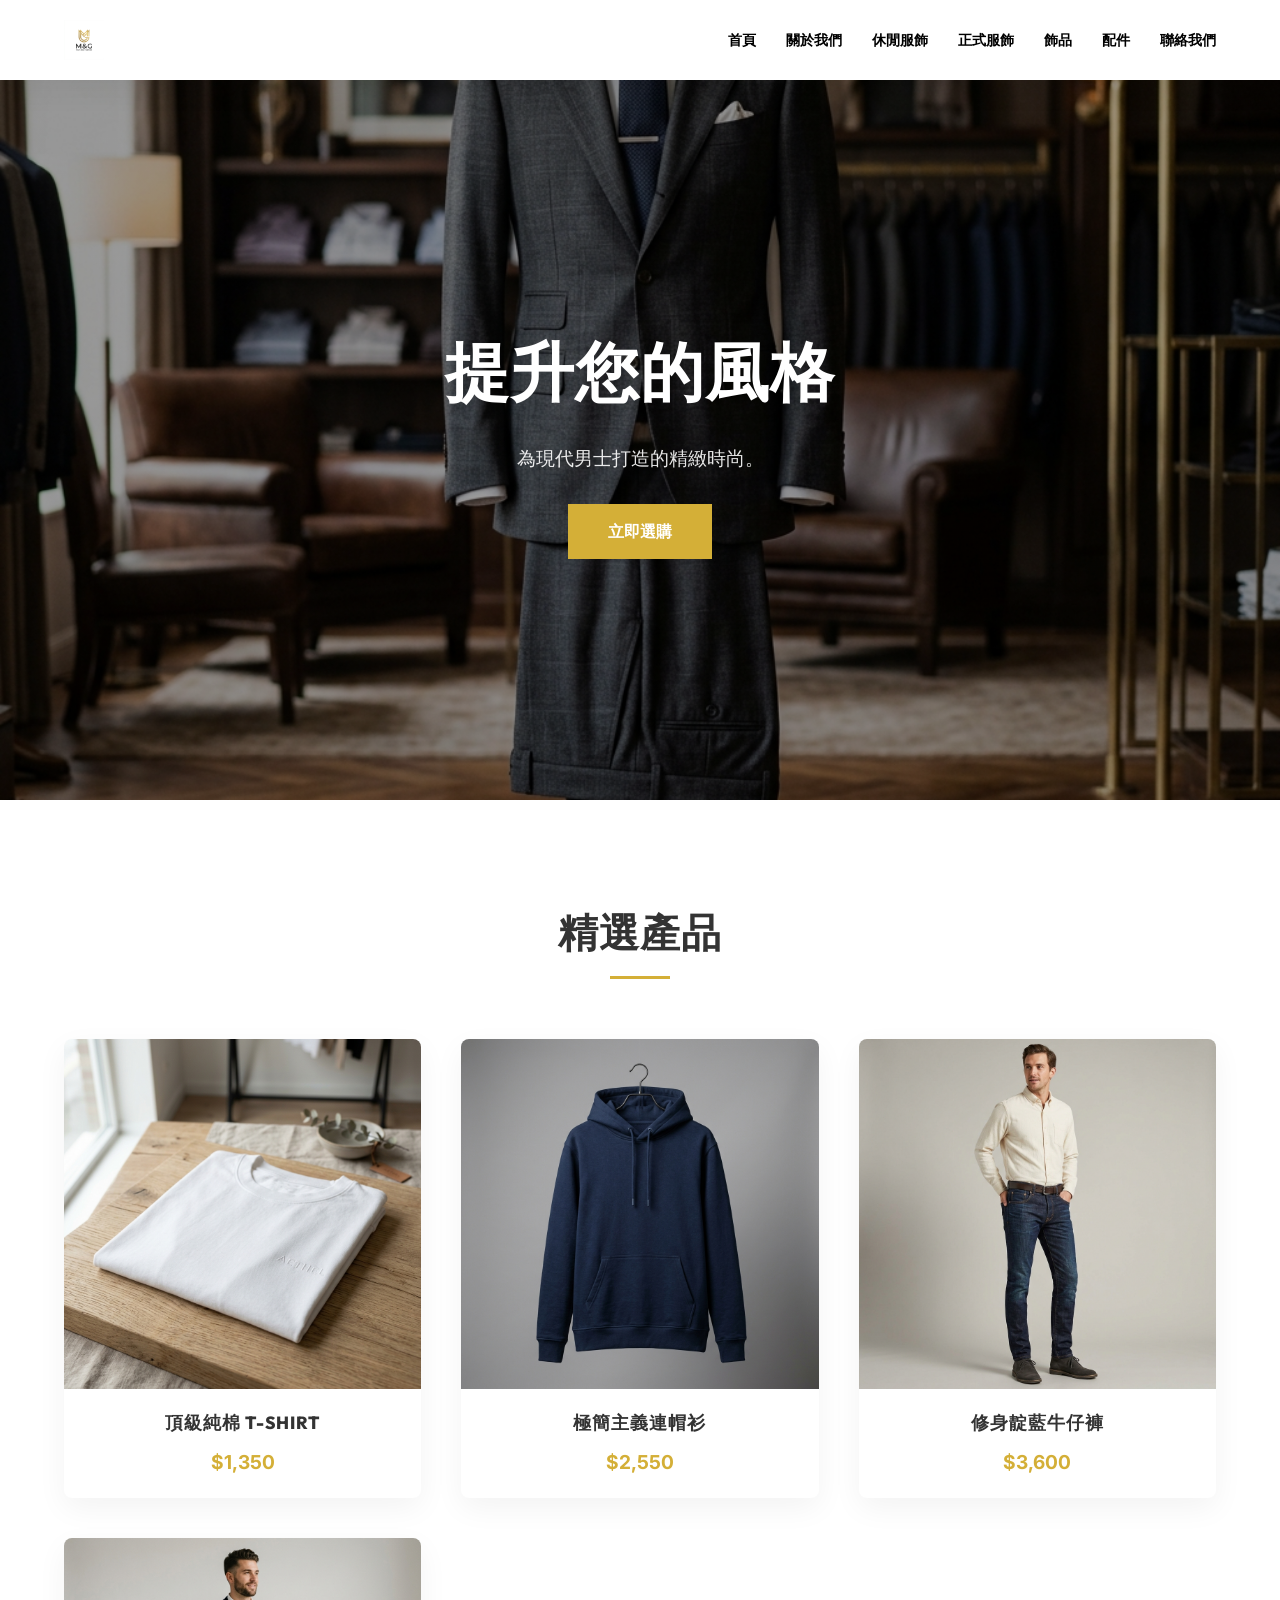
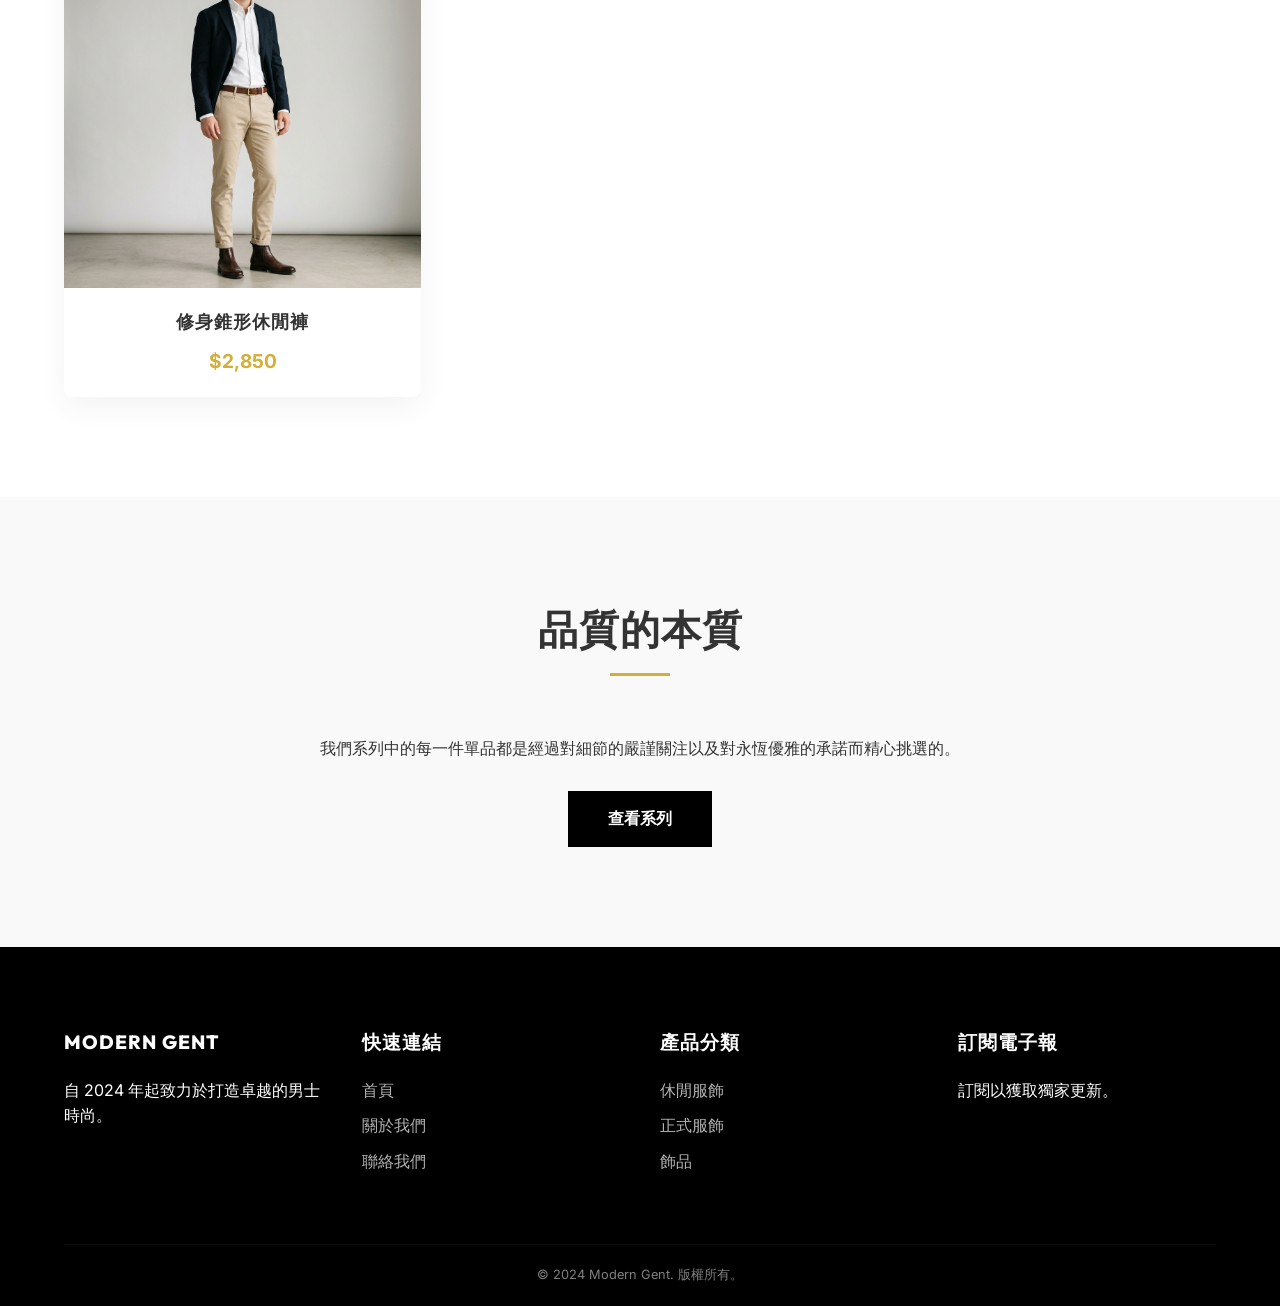
<file: index.html>
<!DOCTYPE html>
<html lang="en">
<head>
    <meta charset="UTF-8">
    <meta name="viewport" content="width=device-width, initial-scale=1.0">
    <title>陳擎文的男性服飾專賣店（韓風）</title>
    <meta name="description" content="我每個月都會去韓國東大門批貨，都是當月最新流行，保證最低價，否則無條件退貨">
    <meta name="keywords" content="陳擎文,韓風,男性服裝,西裝,運動衣,手錶,皮帶">
    <link rel="stylesheet" href="styles.css">
    <meta name="google-site-verification" content="oGf-IZH5N_67iaLHa-n6uK1_0Gz7XA7csDxI844xTEY" />
</head>
<body>
    <header>
        <div class="logo">
            <a href="index.html"><img src="public/images/logo.png" alt="Modern Gent"></a>
        </div>
        <nav>
            <ul>
                <li><a href="index.html">首頁</a></li>
                <li><a href="about.html">關於我們</a></li>
                <li><a href="casual.html">休閒服飾</a></li>
                <li><a href="formal.html">正式服飾</a></li>
                <li><a href="jewelry.html">飾品</a></li>
                <li><a href="others.html">配件</a></li>
                <li><a href="contact.html">聯絡我們</a></li>
            </ul>
        </nav>
    </header>

    <main>
        <section class="hero">
            <div class="hero-content">
                <h1>提升您的風格</h1>
                <p>為現代男士打造的精緻時尚。</p>
                <a href="casual.html" class="btn">立即選購</a>
            </div>
        </section>

        <section id="featured">
            <div class="section-title">
                <h2>精選產品</h2>
            </div>
            <div id="featured-products" class="product-grid">
                <!-- Products will be injected by app.js -->
            </div>
        </section>

        <section id="banner" style="background: var(--bg-alt); text-align: center;">
            <div class="section-title">
                <h2>品質的本質</h2>
            </div>
            <p style="max-width: 800px; margin: 0 auto 30px;">我們系列中的每一件單品都是經過對細節的嚴謹關注以及對永恆優雅的承諾而精心挑選的。</p>
            <a href="formal.html" class="btn" style="background: var(--primary);">查看系列</a>
        </section>
    </main>

    <footer>
        <div class="footer-grid">
            <div class="footer-col">
                <h4>Modern Gent</h4>
                <p>自 2024 年起致力於打造卓越的男士時尚。</p>
            </div>
            <div class="footer-col">
                <h4>快速連結</h4>
                <ul>
                    <li><a href="index.html">首頁</a></li>
                    <li><a href="about.html">關於我們</a></li>
                    <li><a href="contact.html">聯絡我們</a></li>
                </ul>
            </div>
            <div class="footer-col">
                <h4>產品分類</h4>
                <ul>
                    <li><a href="casual.html">休閒服飾</a></li>
                    <li><a href="formal.html">正式服飾</a></li>
                    <li><a href="jewelry.html">飾品</a></li>
                </ul>
            </div>
            <div class="footer-col">
                <h4>訂閱電子報</h4>
                <p>訂閱以獲取獨家更新。</p>
            </div>
        </div>
        <div class="footer-bottom">
            <p>&copy; 2024 Modern Gent. 版權所有。</p>
        </div>
    </footer>

    <script src="data.js"></script>
    <script src="app.js"></script>
</body>
</html>
</file>
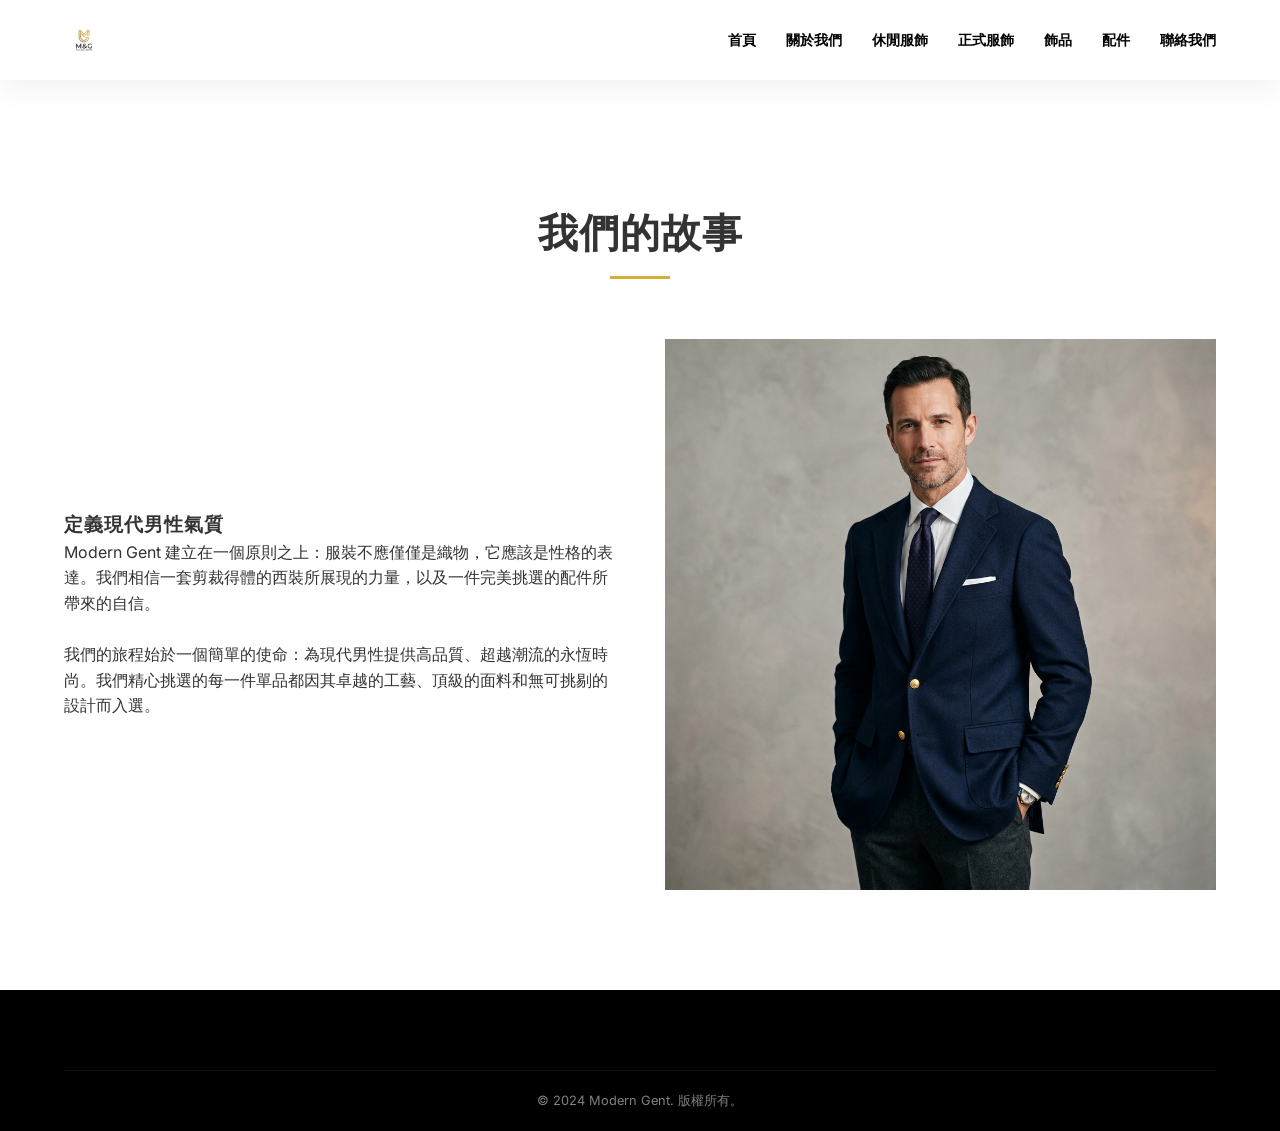
<file: about.html>
<!DOCTYPE html>
<html lang="en">
<head>
    <meta charset="UTF-8">
    <meta name="viewport" content="width=device-width, initial-scale=1.0">
    <title>About Us | Modern Gent</title>
    <link rel="stylesheet" href="styles.css">
</head>
<body>
    <header>
        <div class="logo">
            <a href="index.html"><img src="public/images/logo.png" alt="Modern Gent"></a>
        </div>
        <nav>
            <ul>
                <li><a href="index.html">首頁</a></li>
                <li><a href="about.html" class="active">關於我們</a></li>
                <li><a href="casual.html">休閒服飾</a></li>
                <li><a href="formal.html">正式服飾</a></li>
                <li><a href="jewelry.html">飾品</a></li>
                <li><a href="others.html">配件</a></li>
                <li><a href="contact.html">聯絡我們</a></li>
            </ul>
        </nav>
    </header>

    <main>
        <section class="about" style="margin-top: 100px;">
            <div class="section-title">
                <h2>我們的故事</h2>
            </div>
            <div class="about-container">
                <div class="about-text">
                    <h3>定義現代男性氣質</h3>
                    <p>Modern Gent 建立在一個原則之上：服裝不應僅僅是織物，它應該是性格的表達。我們相信一套剪裁得體的西裝所展現的力量，以及一件完美挑選的配件所帶來的自信。</p>
                    <br>
                    <p>我們的旅程始於一個簡單的使命：為現代男性提供高品質、超越潮流的永恆時尚。我們精心挑選的每一件單品都因其卓越的工藝、頂級的面料和無可挑剔的設計而入選。</p>
                </div>
                <div class="about-image">
                    <img src="public/images/formal_3.png" alt="我們的工藝">
                </div>
            </div>
        </section>
    </main>

    <footer>
        <div class="footer-bottom">
            <p>&copy; 2024 Modern Gent. 版權所有。</p>
        </div>
    </footer>

    <script src="data.js"></script>
    <script src="app.js"></script>
</body>
</html>
</file>
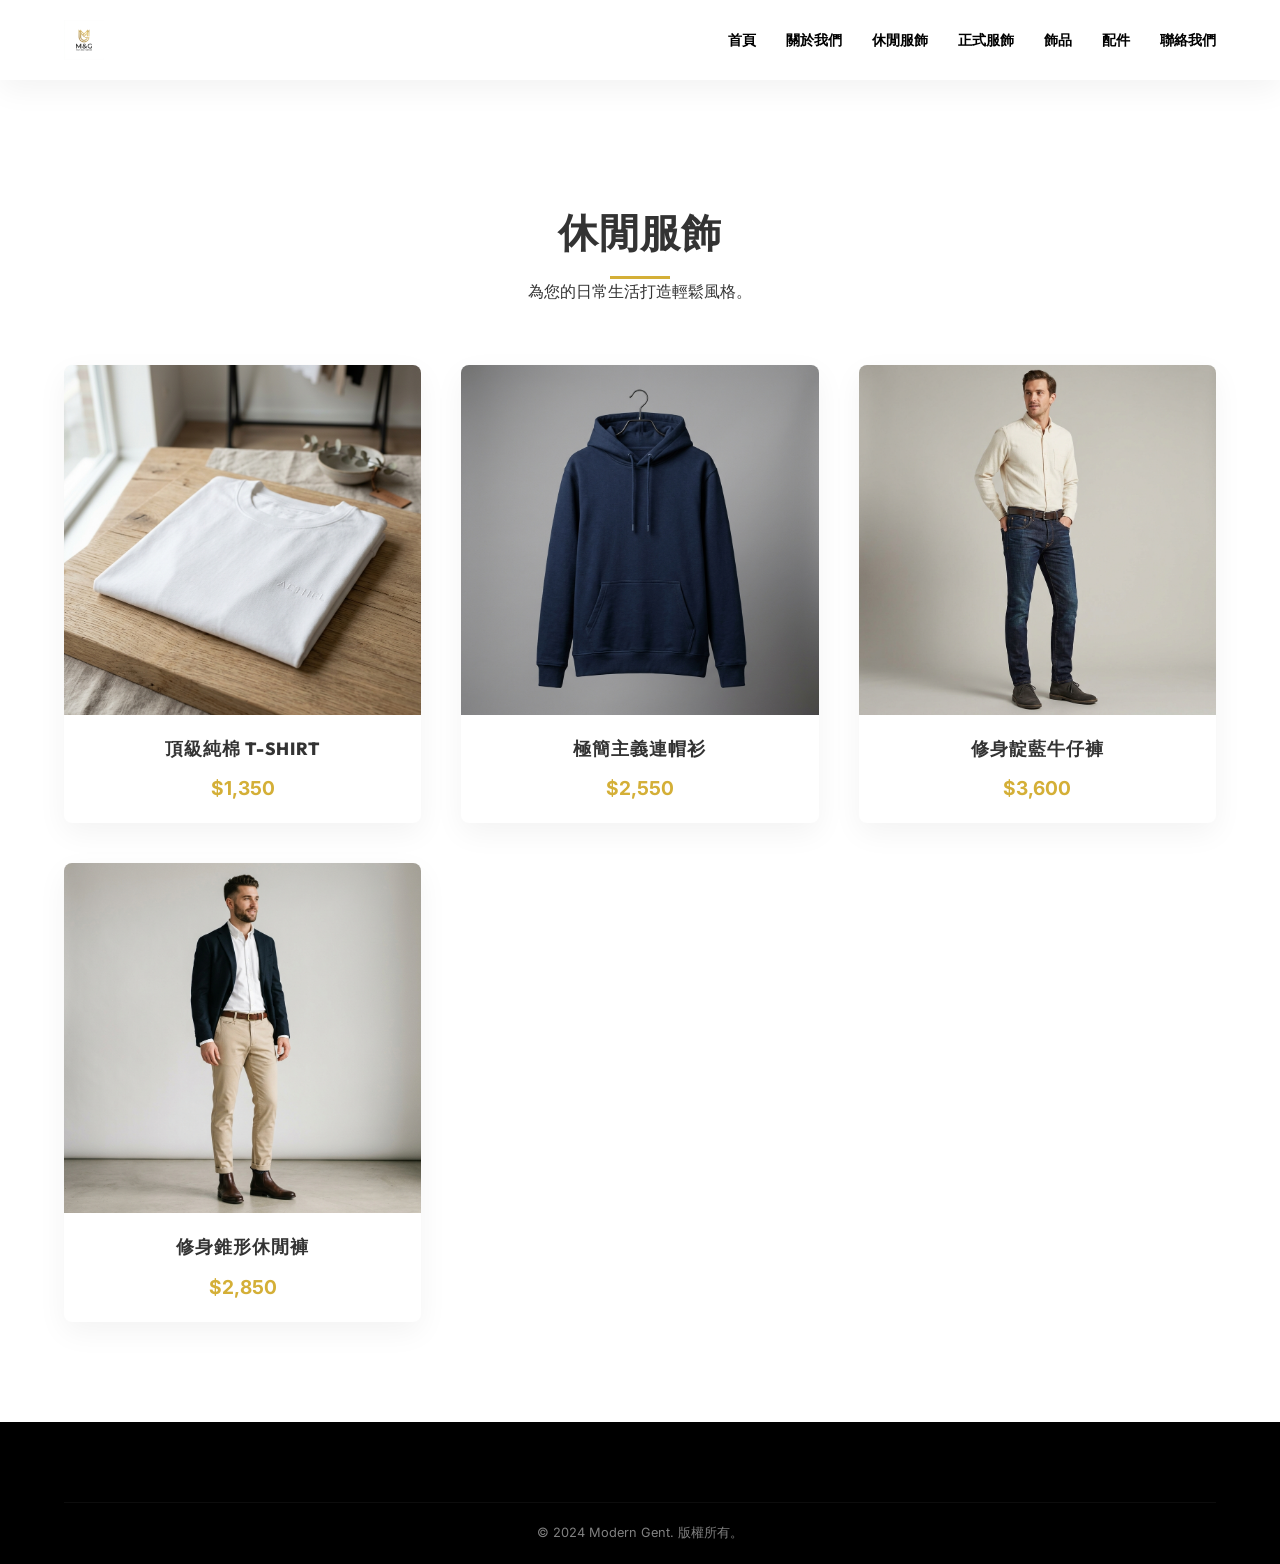
<file: casual.html>
<!DOCTYPE html>
<html lang="en">
<head>
    <meta charset="UTF-8">
    <meta name="viewport" content="width=device-width, initial-scale=1.0">
    <title>Casual Wear | Modern Gent</title>
    <link rel="stylesheet" href="styles.css">
</head>
<body>
    <header>
        <div class="logo">
            <a href="index.html"><img src="public/images/logo.png" alt="Modern Gent"></a>
        </div>
        <nav>
            <ul>
                <li><a href="index.html">首頁</a></li>
                <li><a href="about.html">關於我們</a></li>
                <li><a href="casual.html" class="active">休閒服飾</a></li>
                <li><a href="formal.html">正式服飾</a></li>
                <li><a href="jewelry.html">飾品</a></li>
                <li><a href="others.html">配件</a></li>
                <li><a href="contact.html">聯絡我們</a></li>
            </ul>
        </nav>
    </header>

    <main>
        <section style="margin-top: 100px;">
            <div class="section-title">
                <h2>休閒服飾</h2>
                <p>為您的日常生活打造輕鬆風格。</p>
            </div>
            <div id="product-list" class="product-grid">
                <!-- Products will be injected by app.js -->
            </div>
        </section>
    </main>

    <footer>
        <div class="footer-bottom">
            <p>&copy; 2024 Modern Gent. 版權所有。</p>
        </div>
    </footer>

    <script src="data.js"></script>
    <script src="app.js"></script>
</body>
</html>
</file>
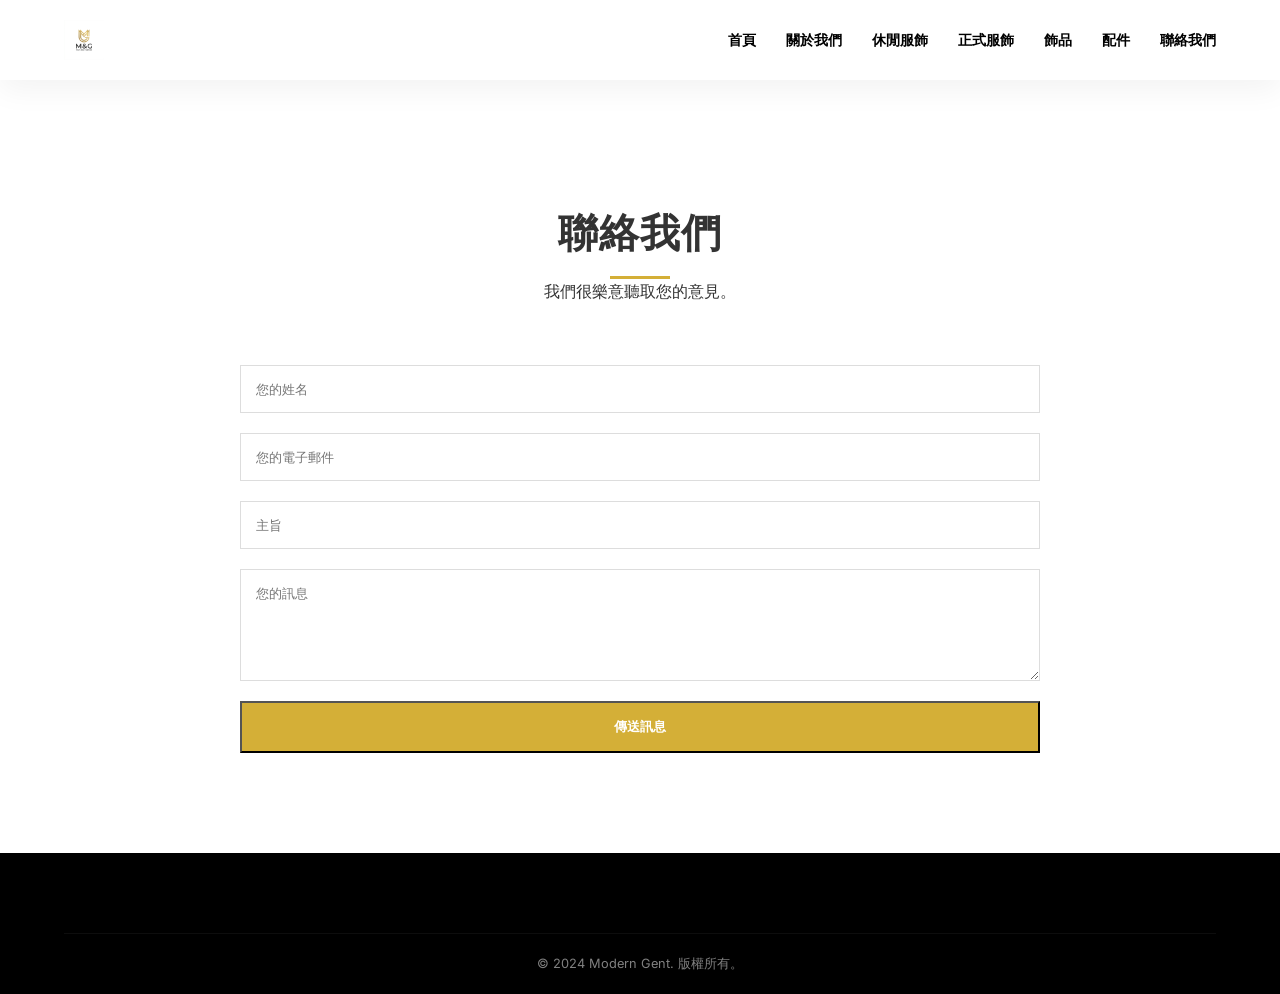
<file: contact.html>
<!DOCTYPE html>
<html lang="en">
<head>
    <meta charset="UTF-8">
    <meta name="viewport" content="width=device-width, initial-scale=1.0">
    <title>Contact Us | Modern Gent</title>
    <link rel="stylesheet" href="styles.css">
</head>
<body>
    <header>
        <div class="logo">
            <a href="index.html"><img src="public/images/logo.png" alt="Modern Gent"></a>
        </div>
        <nav>
            <ul>
                <li><a href="index.html">首頁</a></li>
                <li><a href="about.html">關於我們</a></li>
                <li><a href="casual.html">休閒服飾</a></li>
                <li><a href="formal.html">正式服飾</a></li>
                <li><a href="jewelry.html">飾品</a></li>
                <li><a href="others.html">配件</a></li>
                <li><a href="contact.html" class="active">聯絡我們</a></li>
            </ul>
        </nav>
    </header>

    <main>
        <section style="margin-top: 100px;">
            <div class="section-title">
                <h2>聯絡我們</h2>
                <p>我們很樂意聽取您的意見。</p>
            </div>
            <div class="contact-container">
                <form class="contact-form">
                    <input type="text" placeholder="您的姓名" required>
                    <input type="email" placeholder="您的電子郵件" required>
                    <input type="text" placeholder="主旨" required>
                    <textarea rows="5" placeholder="您的訊息" required></textarea>
                    <button type="submit" class="btn">傳送訊息</button>
                </form>
            </div>
        </section>
    </main>

    <footer>
        <div class="footer-bottom">
            <p>&copy; 2024 Modern Gent. 版權所有。</p>
        </div>
    </footer>

    <script src="data.js"></script>
    <script src="app.js"></script>
</body>
</html>
</file>
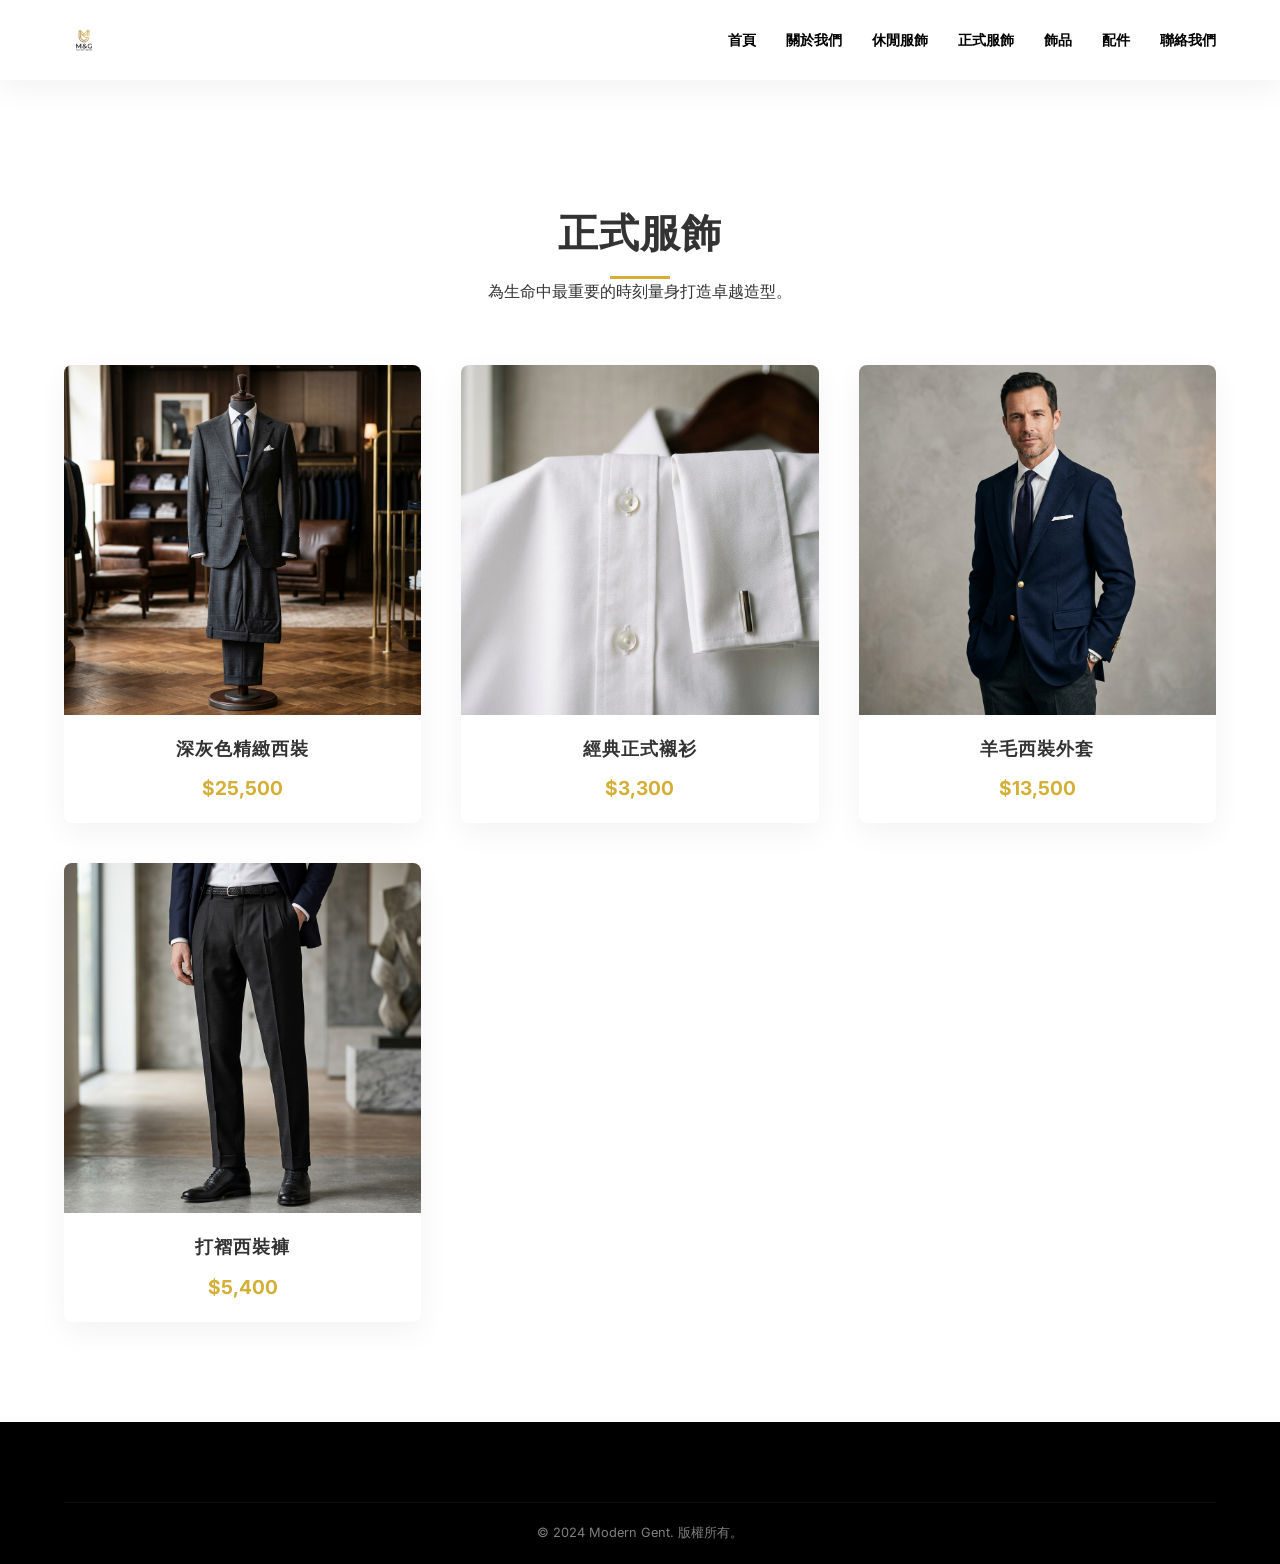
<file: formal.html>
<!DOCTYPE html>
<html lang="en">
<head>
    <meta charset="UTF-8">
    <meta name="viewport" content="width=device-width, initial-scale=1.0">
    <title>Formal Wear | Modern Gent</title>
    <link rel="stylesheet" href="styles.css">
</head>
<body>
    <header>
        <div class="logo">
            <a href="index.html"><img src="public/images/logo.png" alt="Modern Gent"></a>
        </div>
        <nav>
            <ul>
                <li><a href="index.html">首頁</a></li>
                <li><a href="about.html">關於我們</a></li>
                <li><a href="casual.html">休閒服飾</a></li>
                <li><a href="formal.html" class="active">正式服飾</a></li>
                <li><a href="jewelry.html">飾品</a></li>
                <li><a href="others.html">配件</a></li>
                <li><a href="contact.html">聯絡我們</a></li>
            </ul>
        </nav>
    </header>

    <main>
        <section style="margin-top: 100px;">
            <div class="section-title">
                <h2>正式服飾</h2>
                <p>為生命中最重要的時刻量身打造卓越造型。</p>
            </div>
            <div id="product-list" class="product-grid">
                <!-- Products will be injected by app.js -->
            </div>
        </section>
    </main>

    <footer>
        <div class="footer-bottom">
            <p>&copy; 2024 Modern Gent. 版權所有。</p>
        </div>
    </footer>

    <script src="data.js"></script>
    <script src="app.js"></script>
</body>
</html>
</file>
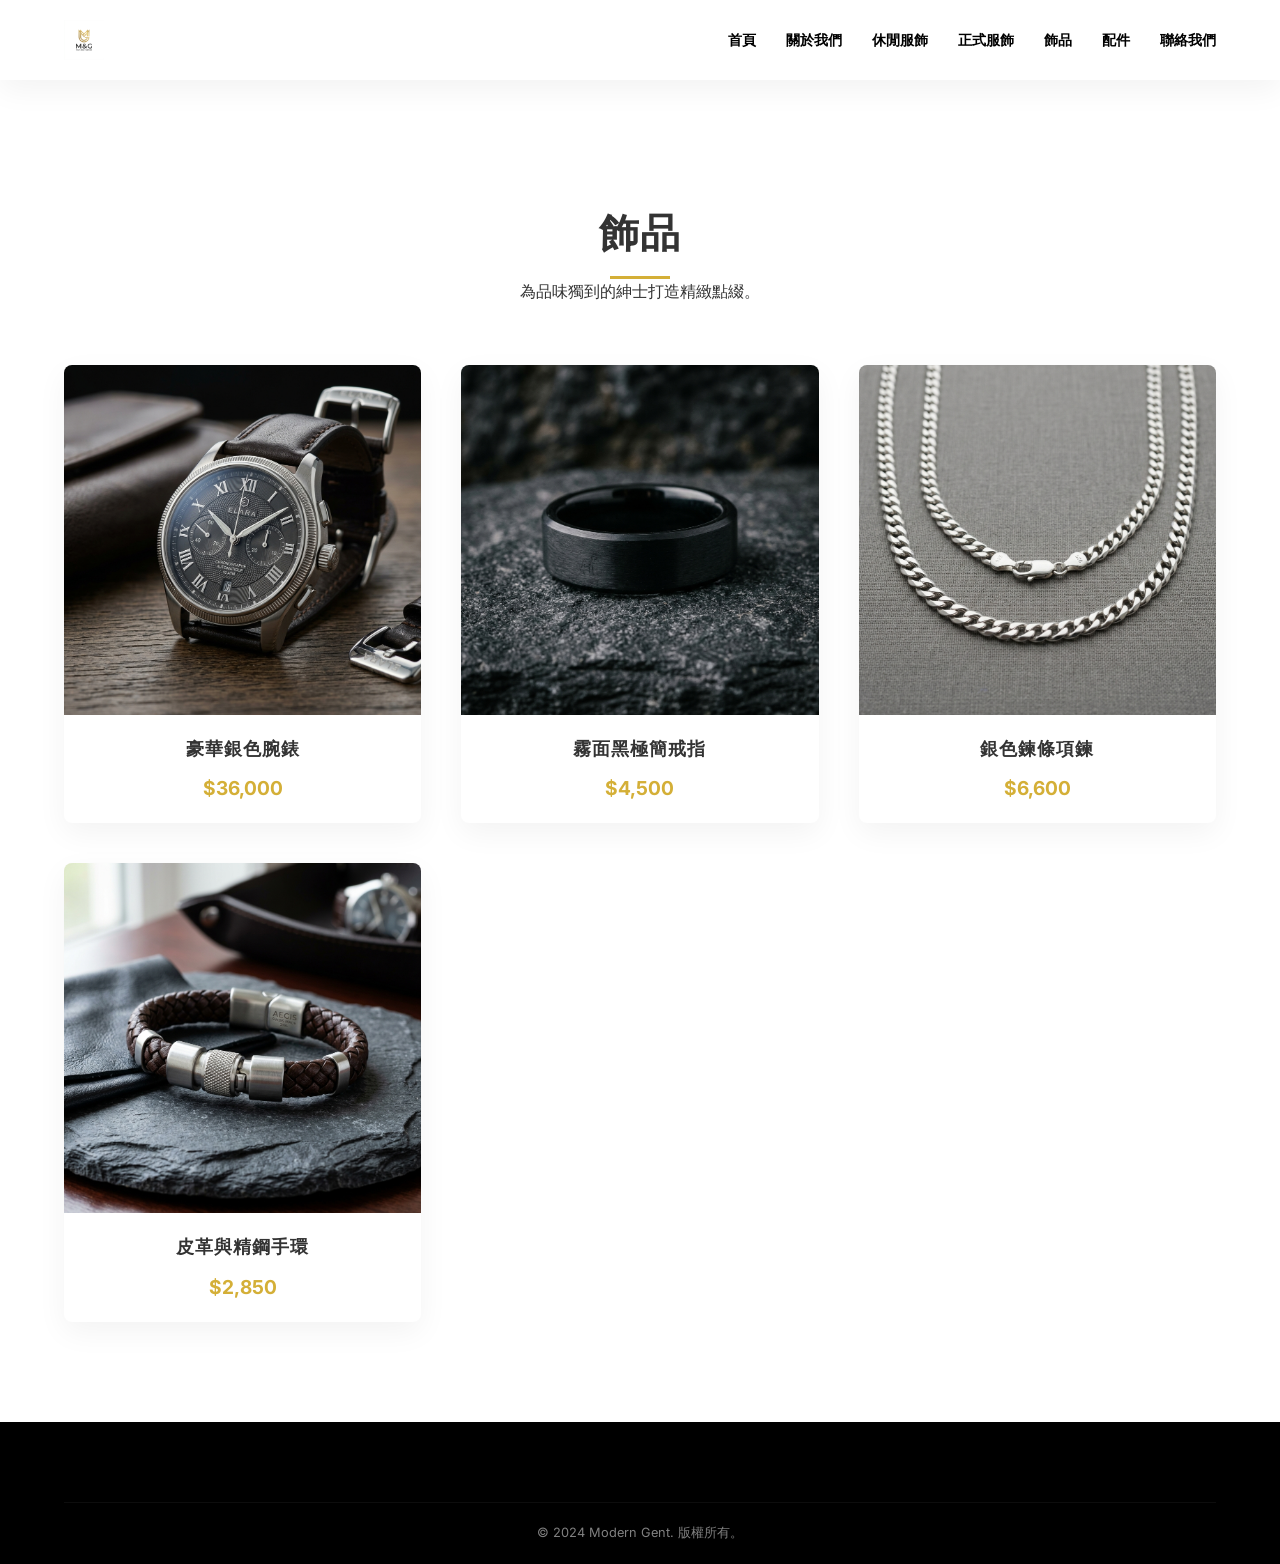
<file: jewelry.html>
<!DOCTYPE html>
<html lang="en">
<head>
    <meta charset="UTF-8">
    <meta name="viewport" content="width=device-width, initial-scale=1.0">
    <title>Jewelry | Modern Gent</title>
    <link rel="stylesheet" href="styles.css">
</head>
<body>
    <header>
        <div class="logo">
            <a href="index.html"><img src="public/images/logo.png" alt="Modern Gent"></a>
        </div>
        <nav>
            <ul>
                <li><a href="index.html">首頁</a></li>
                <li><a href="about.html">關於我們</a></li>
                <li><a href="casual.html">休閒服飾</a></li>
                <li><a href="formal.html">正式服飾</a></li>
                <li><a href="jewelry.html" class="active">飾品</a></li>
                <li><a href="others.html">配件</a></li>
                <li><a href="contact.html">聯絡我們</a></li>
            </ul>
        </nav>
    </header>

    <main>
        <section style="margin-top: 100px;">
            <div class="section-title">
                <h2>飾品</h2>
                <p>為品味獨到的紳士打造精緻點綴。</p>
            </div>
            <div id="product-list" class="product-grid">
                <!-- Products will be injected by app.js -->
            </div>
        </section>
    </main>

    <footer>
        <div class="footer-bottom">
            <p>&copy; 2024 Modern Gent. 版權所有。</p>
        </div>
    </footer>

    <script src="data.js"></script>
    <script src="app.js"></script>
</body>
</html>
</file>
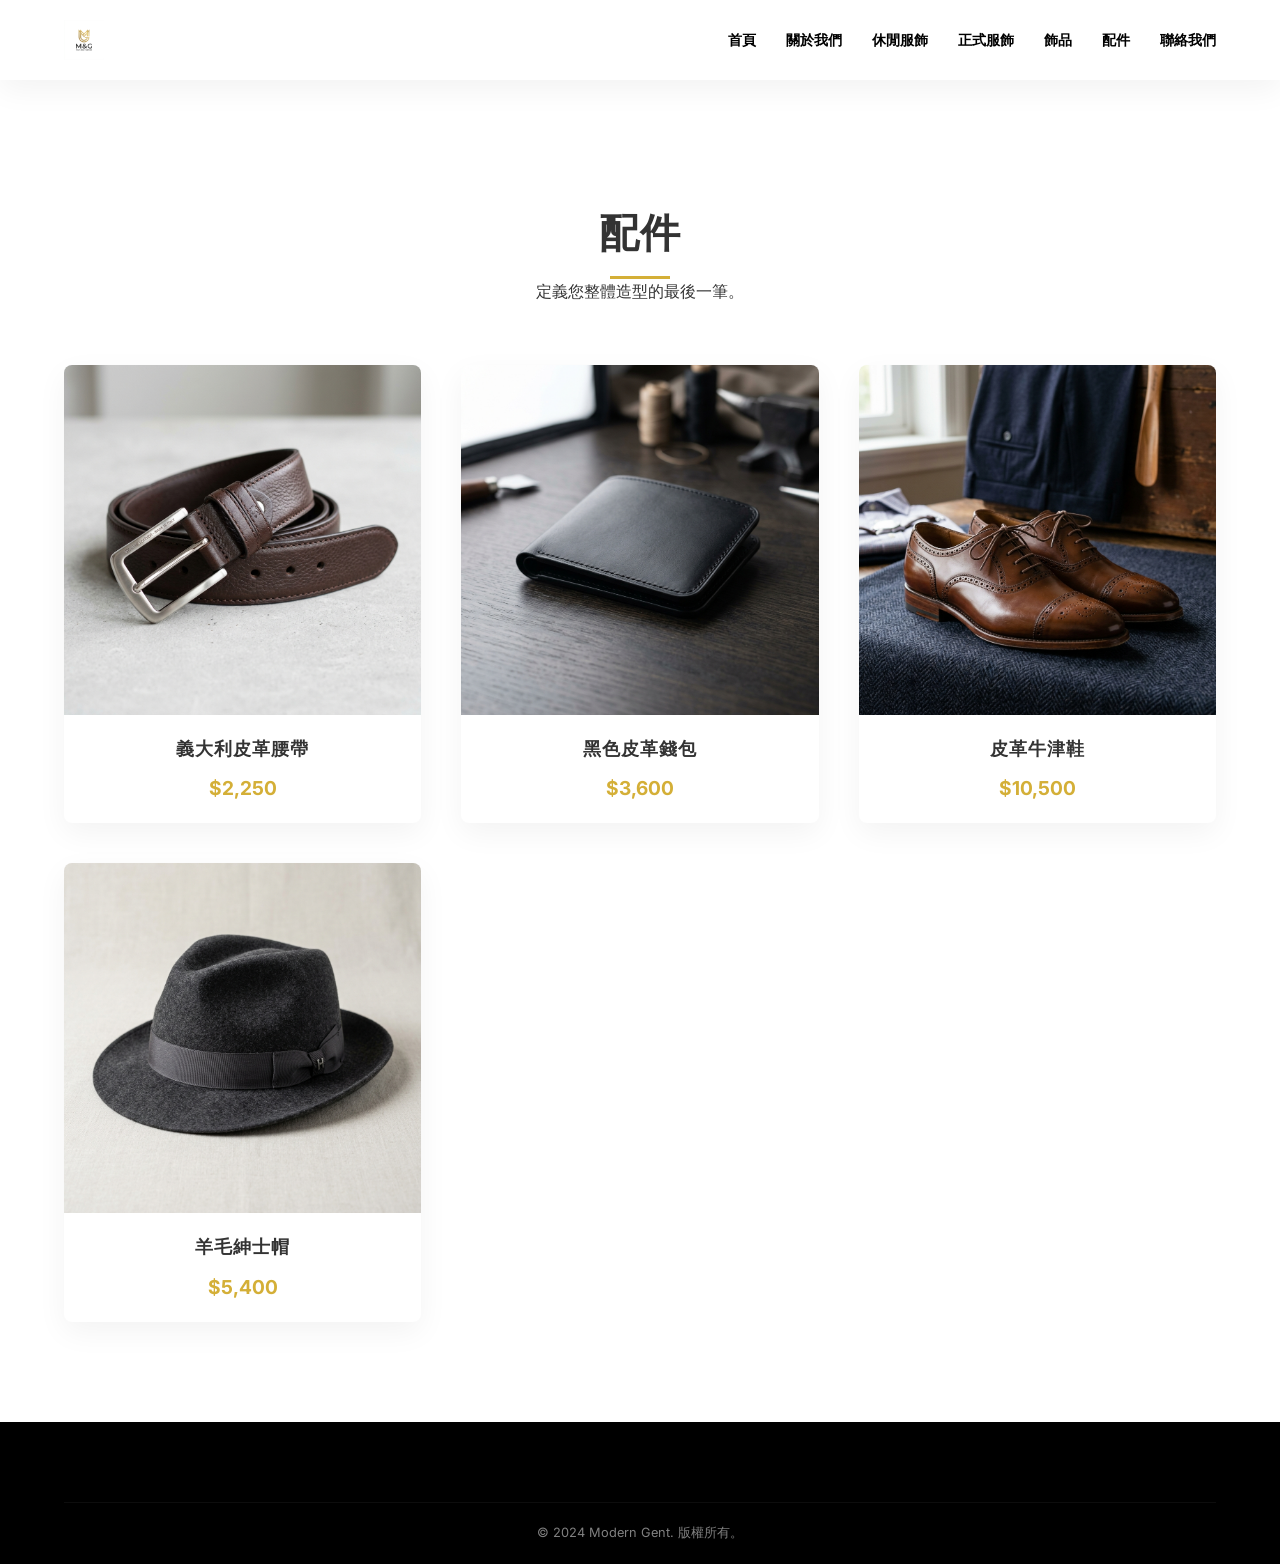
<file: others.html>
<!DOCTYPE html>
<html lang="en">
<head>
    <meta charset="UTF-8">
    <meta name="viewport" content="width=device-width, initial-scale=1.0">
    <title>Accessories | Modern Gent</title>
    <link rel="stylesheet" href="styles.css">
</head>
<body>
    <header>
        <div class="logo">
            <a href="index.html"><img src="public/images/logo.png" alt="Modern Gent"></a>
        </div>
        <nav>
            <ul>
                <li><a href="index.html">首頁</a></li>
                <li><a href="about.html">關於我們</a></li>
                <li><a href="casual.html">休閒服飾</a></li>
                <li><a href="formal.html">正式服飾</a></li>
                <li><a href="jewelry.html">飾品</a></li>
                <li><a href="others.html" class="active">配件</a></li>
                <li><a href="contact.html">聯絡我們</a></li>
            </ul>
        </nav>
    </header>

    <main>
        <section style="margin-top: 100px;">
            <div class="section-title">
                <h2>配件</h2>
                <p>定義您整體造型的最後一筆。</p>
            </div>
            <div id="product-list" class="product-grid">
                <!-- Products will be injected by app.js -->
            </div>
        </section>
    </main>

    <footer>
        <div class="footer-bottom">
            <p>&copy; 2024 Modern Gent. 版權所有。</p>
        </div>
    </footer>

    <script src="data.js"></script>
    <script src="app.js"></script>
</body>
</html>
</file>
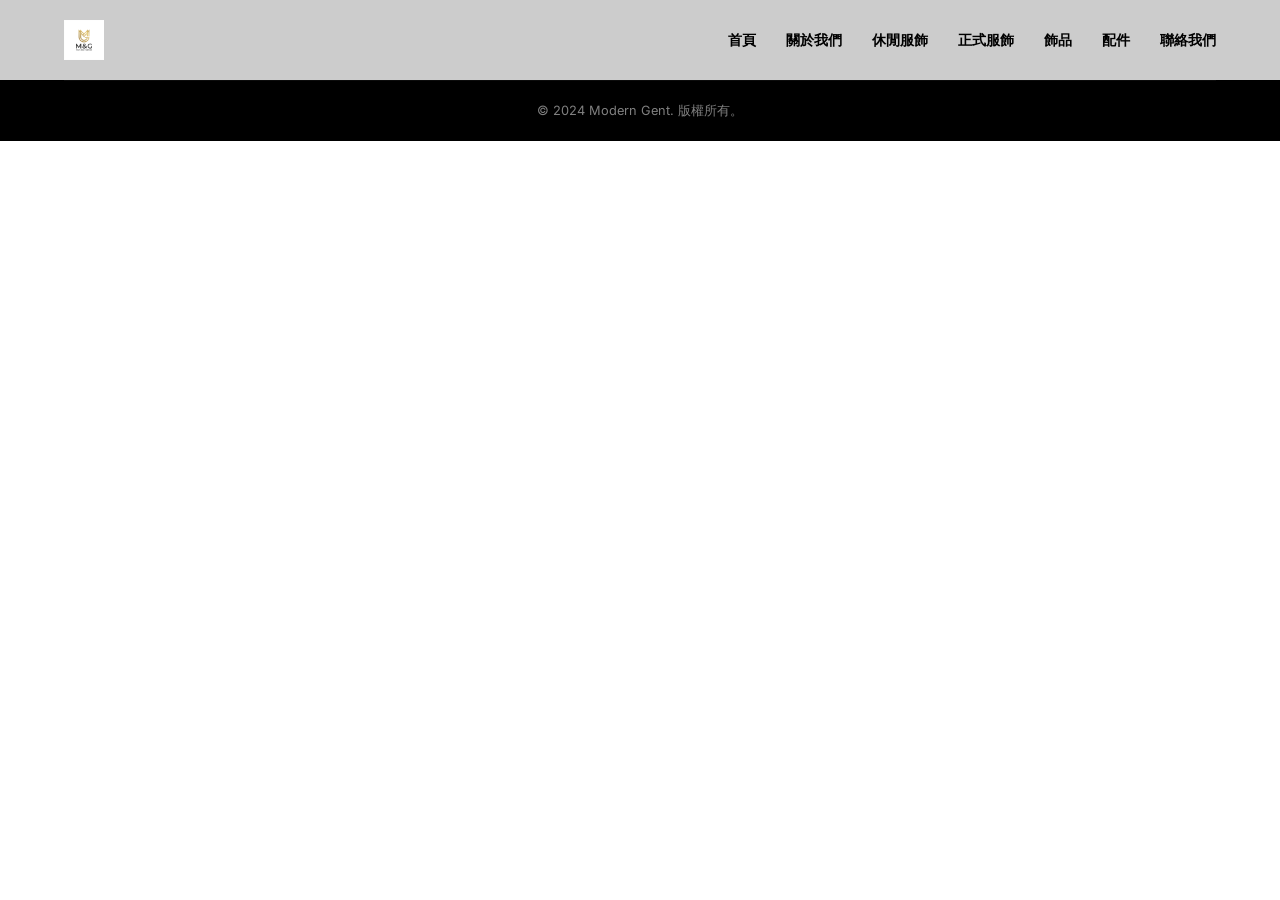
<file: product.html>
<!DOCTYPE html>
<html lang="en">
<head>
    <meta charset="UTF-8">
    <meta name="viewport" content="width=device-width, initial-scale=1.0">
    <title>Product Details | Modern Gent</title>
    <link rel="stylesheet" href="styles.css">
</head>
<body>
    <header>
        <div class="logo">
            <a href="index.html"><img src="public/images/logo.png" alt="Modern Gent"></a>
        </div>
        <nav>
            <ul>
                <li><a href="index.html">首頁</a></li>
                <li><a href="about.html">關於我們</a></li>
                <li><a href="casual.html">休閒服飾</a></li>
                <li><a href="formal.html">正式服飾</a></li>
                <li><a href="jewelry.html">飾品</a></li>
                <li><a href="others.html">配件</a></li>
                <li><a href="contact.html">聯絡我們</a></li>
            </ul>
        </nav>
    </header>

    <main>
        <div id="product-detail">
            <!-- Product detail will be injected by app.js -->
        </div>
    </main>

    <footer>
        <div class="footer-bottom">
            <p>&copy; 2024 Modern Gent. 版權所有。</p>
        </div>
    </footer>

    <script src="data.js"></script>
    <script src="app.js"></script>
</body>
</html>
</file>
<file: styles.css>
@import url('https://fonts.googleapis.com/css2?family=Inter:wght@300;400;600;700&family=Outfit:wght@300;400;600;800&display=swap');

:root {
    --primary: #000000;
    --secondary: #1a1a1a;
    --accent: #d4af37; /* Gold */
    --text: #333333;
    --text-light: #666666;
    --bg: #ffffff;
    --bg-alt: #f9f9f9;
    --white: #ffffff;
    --glass: rgba(255, 255, 255, 0.8);
    --shadow: 0 10px 30px rgba(0, 0, 0, 0.05);
    --transition: all 0.3s cubic-bezier(0.4, 0, 0.2, 1);
}

* {
    margin: 0;
    padding: 0;
    box-sizing: border-box;
}

body {
    font-family: 'Inter', sans-serif;
    color: var(--text);
    background-color: var(--bg);
    line-height: 1.6;
    overflow-x: hidden;
}

h1, h2, h3, h4 {
    font-family: 'Outfit', sans-serif;
    font-weight: 800;
    text-transform: uppercase;
    letter-spacing: 1px;
}

a {
    text-decoration: none;
    color: inherit;
    transition: var(--transition);
}

ul {
    list-style: none;
}

img {
    max-width: 100%;
    display: block;
}

/* Header & Nav */
header {
    position: fixed;
    top: 0;
    left: 0;
    width: 100%;
    padding: 20px 5%;
    display: flex;
    justify-content: space-between;
    align-items: center;
    background: var(--glass);
    backdrop-filter: blur(10px);
    z-index: 1000;
    box-shadow: var(--shadow);
}

.logo img {
    height: 40px;
}

nav ul {
    display: flex;
    gap: 30px;
}

nav ul li a {
    font-size: 0.9rem;
    font-weight: 600;
    text-transform: uppercase;
    color: var(--primary);
}

nav ul li a:hover {
    color: var(--accent);
}

/* Hero Section */
.hero {
    height: 80vh;
    display: flex;
    align-items: center;
    justify-content: center;
    text-align: center;
    background: linear-gradient(rgba(0,0,0,0.4), rgba(0,0,0,0.4)), url('public/images/formal_1.png');
    background-size: cover;
    background-position: center;
    color: var(--white);
    margin-top: 80px;
}

.hero-content h1 {
    font-size: 4rem;
    margin-bottom: 20px;
    animation: fadeInUp 1s ease;
}

.hero-content p {
    font-size: 1.2rem;
    margin-bottom: 30px;
    opacity: 0.9;
}

.btn {
    display: inline-block;
    padding: 15px 40px;
    background: var(--accent);
    color: var(--white);
    font-weight: 700;
    text-transform: uppercase;
    border-radius: 0;
    transition: var(--transition);
}

.btn:hover {
    background: var(--primary);
    transform: translateY(-5px);
}

/* Section Styling */
section {
    padding: 100px 5%;
}

.section-title {
    text-align: center;
    margin-bottom: 60px;
}

.section-title h2 {
    font-size: 2.5rem;
    position: relative;
    padding-bottom: 15px;
}

.section-title h2::after {
    content: '';
    position: absolute;
    bottom: 0;
    left: 50%;
    transform: translateX(-50%);
    width: 60px;
    height: 3px;
    background: var(--accent);
}

/* Grid Layouts */
.product-grid {
    display: grid;
    grid-template-columns: repeat(auto-fill, minmax(280px, 1fr));
    gap: 40px;
}

.product-card {
    background: var(--white);
    border-radius: 8px;
    overflow: hidden;
    box-shadow: var(--shadow);
    transition: var(--transition);
    position: relative;
}

.product-card:hover {
    transform: translateY(-10px);
}

.product-image {
    position: relative;
    overflow: hidden;
    height: 350px;
}

.product-image img {
    width: 100%;
    height: 100%;
    object-fit: cover;
    transition: var(--transition);
}

.product-card:hover .product-image img {
    transform: scale(1.1);
}

.product-info {
    padding: 20px;
    text-align: center;
}

.product-info h3 {
    font-size: 1.1rem;
    margin-bottom: 10px;
}

.product-info .price {
    font-weight: 700;
    color: var(--accent);
    font-size: 1.2rem;
}

/* About Page */
.about-container {
    display: flex;
    align-items: center;
    gap: 50px;
}

.about-text {
    flex: 1;
}

.about-image {
    flex: 1;
}

/* Contact Page */
.contact-container {
    max-width: 800px;
    margin: 0 auto;
}

.contact-form {
    display: flex;
    flex-direction: column;
    gap: 20px;
}

.contact-form input, .contact-form textarea {
    padding: 15px;
    border: 1px solid #ddd;
    font-family: inherit;
}

/* Product Detail Page */
.detail-container {
    display: flex;
    gap: 50px;
    padding-top: 150px;
}

.detail-image {
    flex: 1;
}

.detail-info {
    flex: 1;
}

.detail-info h1 {
    font-size: 3rem;
    margin-bottom: 20px;
}

.detail-info .price {
    font-size: 2rem;
    color: var(--accent);
    margin-bottom: 30px;
}

/* Footer */
footer {
    background: var(--primary);
    color: var(--white);
    padding: 80px 5% 20px;
}

.footer-grid {
    display: grid;
    grid-template-columns: repeat(auto-fit, minmax(200px, 1fr));
    gap: 40px;
    margin-bottom: 60px;
}

.footer-col h4 {
    margin-bottom: 20px;
    font-size: 1.2rem;
}

.footer-col ul li {
    margin-bottom: 10px;
    opacity: 0.7;
}

.footer-col ul li:hover {
    opacity: 1;
    color: var(--accent);
}

.footer-bottom {
    text-align: center;
    padding-top: 20px;
    border-top: 1px solid rgba(255,255,255,0.1);
    font-size: 0.8rem;
    opacity: 0.5;
}

/* Animations */
@keyframes fadeInUp {
    from {
        opacity: 0;
        transform: translateY(30px);
    }
    to {
        opacity: 1;
        transform: translateY(0);
    }
}

/* Mobile Responsive */
@media (max-width: 768px) {
    header {
        flex-direction: column;
        gap: 15px;
    }
    nav ul {
        gap: 15px;
        font-size: 0.7rem;
    }
    .hero-content h1 {
        font-size: 2.5rem;
    }
    .about-container, .detail-container {
        flex-direction: column;
    }
}
</file>
